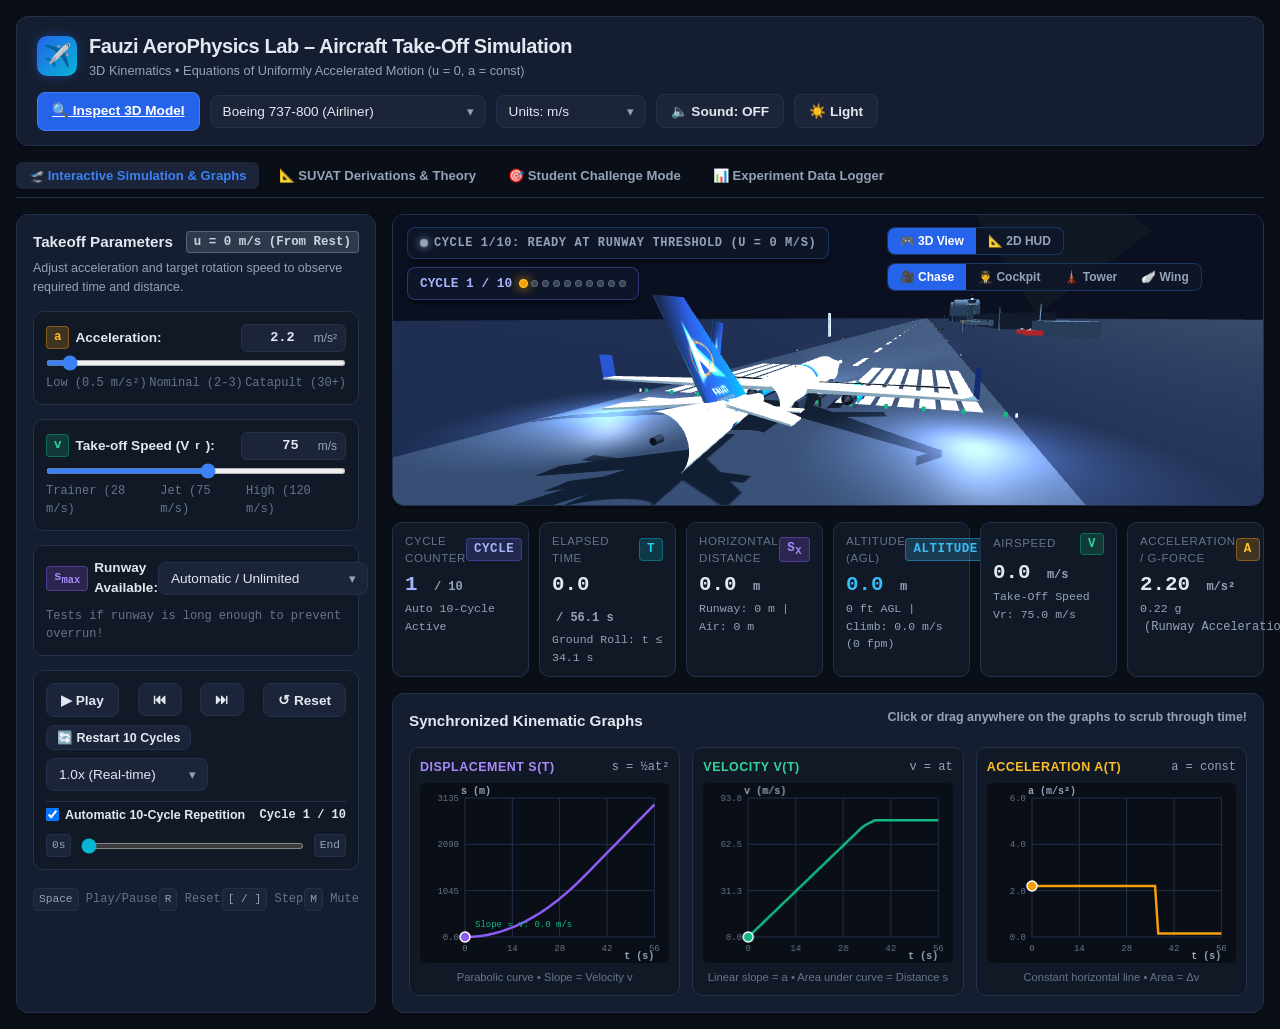
<file: index.html>
<!DOCTYPE html>
<html lang="en">
<head>
  <meta charset="UTF-8">
  <meta name="viewport" content="width=device-width, initial-scale=1.0">
  <title>Fauzi AeroPhysics Lab – Aircraft Take-Off Simulation</title>
  <link rel="stylesheet" href="style.css">
</head>
<body data-theme="dark">
  <div class="app-container">
    
    <!-- Top Header -->
    <header class="app-header">
      <div class="brand">
        <div class="brand-icon">✈️</div>
        <div>
          <h1>Fauzi AeroPhysics Lab – Aircraft Take-Off Simulation</h1>
          <p>3D Kinematics &bull; Equations of Uniformly Accelerated Motion (u = 0, a = const)</p>
        </div>
      </div>

      <div class="header-actions">
        <!-- 3D Aircraft Model Inspector Button -->
        <a href="aircraft_model_viewer.html" class="btn btn-primary" title="Open 360° 3D Aircraft Model Showcase">
          🔍 Inspect 3D Model
        </a>

        <!-- Aircraft Preset Selector -->
        <div class="select-wrapper">
          <select id="preset-select" aria-label="Select Aircraft Preset">
            <option value="cessna">Cessna 172 Skyhawk (Light Trainer)</option>
            <option value="atr72">ATR 72 Turboprop (Regional)</option>
            <option value="b737" selected>Boeing 737-800 (Airliner)</option>
            <option value="a380">Airbus A380-800 (Heavy Superjumbo)</option>
            <option value="f16">F-16 Falcon (Afterburner)</option>
            <option value="catapult">Carrier Steam Catapult Launch</option>
            <option value="custom">-- Custom Parameters --</option>
          </select>
        </div>

        <!-- Unit Toggle -->
        <div class="select-wrapper">
          <select id="unit-select" aria-label="Select Velocity Unit">
            <option value="ms" selected>Units: m/s</option>
            <option value="kmh">Units: km/h</option>
            <option value="kts">Units: Knots (kts)</option>
          </select>
        </div>

        <!-- Sound & Theme Controls -->
        <button id="btn-sound" class="btn" title="Toggle audio synthesizer (M)">🔈 Sound: OFF</button>
        <button id="btn-theme" class="btn" title="Toggle Light/Dark Theme">☀️ Light</button>
      </div>
    </header>

    <!-- Navigation Tabs -->
    <nav class="tabs-header" aria-label="Simulation Views">
      <button class="tab-btn active" data-tab="tab-sim">🛫 Interactive Simulation & Graphs</button>
      <button class="tab-btn" data-tab="tab-equations">📐 SUVAT Derivations & Theory</button>
      <button class="tab-btn" data-tab="tab-quiz">🎯 Student Challenge Mode</button>
      <button class="tab-btn" data-tab="tab-data">📊 Experiment Data Logger</button>
    </nav>

    <!-- TAB 1: Main Simulation & Graphs -->
    <main id="tab-sim" class="tab-content active">
      <div class="main-grid">
        
        <!-- Left Column: Controls & Parameters -->
        <aside class="card" aria-label="Physics Controls">
          <div class="card-title">
            <span>Takeoff Parameters</span>
            <span class="var-badge badge-u">u = 0 m/s (From Rest)</span>
          </div>
          <p class="card-subtitle">Adjust acceleration and target rotation speed to observe required time and distance.</p>

          <!-- Acceleration Control (a) -->
          <div class="control-group">
            <div class="control-header">
              <label for="slider-a" class="control-label">
                <span class="var-badge badge-a">a</span> Acceleration:
              </label>
              <div class="num-input-wrap">
                <input type="number" id="input-a" min="0.2" max="35.0" step="0.1" value="2.2" aria-label="Acceleration value">
                <span class="num-unit">m/s²</span>
              </div>
            </div>
            <div class="control-input-row">
              <input type="range" id="slider-a" class="slider-input" min="0.2" max="35.0" step="0.1" value="2.2">
            </div>
            <div class="control-meta">
              <span>Low (0.5 m/s²)</span>
              <span>Nominal (2-3)</span>
              <span>Catapult (30+)</span>
            </div>
          </div>

          <!-- Target Velocity Control (v) -->
          <div class="control-group">
            <div class="control-header">
              <label for="slider-v" class="control-label">
                <span class="var-badge badge-v">v</span> Take-off Speed (V<sub>r</sub>):
              </label>
              <div class="num-input-wrap">
                <input type="number" id="input-v" min="10" max="130" step="1" value="75" aria-label="Target Velocity value">
                <span class="num-unit">m/s</span>
              </div>
            </div>
            <div class="control-input-row">
              <input type="range" id="slider-v" class="slider-input" min="10" max="130" step="1" value="75">
            </div>
            <div class="control-meta">
              <span>Trainer (28 m/s)</span>
              <span>Jet (75 m/s)</span>
              <span>High (120 m/s)</span>
            </div>
          </div>

          <!-- Runway Length Limit (Safety Factor) -->
          <div class="control-group">
            <div class="control-header">
              <label for="runway-limit-select" class="control-label">
                <span class="var-badge badge-s">s<sub>max</sub></span> Runway Available:
              </label>
              <div class="select-wrapper">
                <select id="runway-limit-select" aria-label="Select Runway Limit">
                  <option value="0" selected>Automatic / Unlimited</option>
                  <option value="800">Short Runway (800 m)</option>
                  <option value="1500">Medium Runway (1,500 m)</option>
                  <option value="2500">Long Runway (2,500 m)</option>
                  <option value="4000">Major Hub (4,000 m)</option>
                </select>
              </div>
            </div>
            <div class="control-meta">
              <span>Tests if runway is long enough to prevent overrun!</span>
            </div>
          </div>

          <!-- Simulation Playback Bar -->
          <div class="playback-bar">
            <div class="playback-buttons">
              <button id="btn-play" class="btn btn-primary" title="Play or Pause Simulation (Space)">▶ Play</button>
              <button id="btn-step-back" class="btn btn-icon" title="Step Back 0.2s ([)">⏮</button>
              <button id="btn-step-fwd" class="btn btn-icon" title="Step Forward 0.2s (])">⏭</button>
              <button id="btn-reset" class="btn" title="Reset Current Cycle to Start (R)">↺ Reset</button>
              <button id="btn-restart-cycles" class="btn btn-sm" title="Restart 10-Cycle Experiment from Cycle 1">🔄 Restart 10 Cycles</button>
              
              <div class="select-wrapper">
                <select id="speed-select" aria-label="Playback Speed">
                  <option value="0.25">0.25x (Super Slow)</option>
                  <option value="0.5">0.5x (Slow-Mo)</option>
                  <option value="1.0" selected>1.0x (Real-time)</option>
                  <option value="2.0">2.0x (Fast)</option>
                  <option value="4.0">4.0x (Super Fast)</option>
                </select>
              </div>
            </div>

            <!-- Auto-Repeat 10 Cycles Toggle -->
            <div style="display: flex; align-items: center; justify-content: space-between; padding-top: 4px; border-top: 1px solid var(--border-color);">
              <label style="display: flex; align-items: center; gap: 6px; font-size: 0.78rem; font-weight: 600; cursor: pointer;">
                <input type="checkbox" id="check-auto-repeat" checked>
                <span>Automatic 10-Cycle Repetition</span>
              </label>
              <span id="cycle-status-label" style="font-size: 0.75rem; font-family: var(--font-mono); color: var(--accent-cyan); font-weight: 700;">Cycle 1 / 10</span>
            </div>

            <div class="playback-scrubber">
              <span class="kbd-hint">0s</span>
              <input type="range" id="sim-scrubber" class="slider-input scrubber-slider" min="0" max="1000" value="0" aria-label="Timeline Scrubber">
              <span class="kbd-hint">End</span>
            </div>
          </div>

          <!-- Quick Keyboard Legend -->
          <div class="control-meta" style="margin-top: 4px;">
            <span><span class="kbd-hint">Space</span> Play/Pause</span>
            <span><span class="kbd-hint">R</span> Reset</span>
            <span><span class="kbd-hint">[ / ]</span> Step</span>
            <span><span class="kbd-hint">M</span> Mute</span>
          </div>
        </aside>

        <!-- Right Column: Visual Simulation Stage & Telemetry -->
        <section style="display: flex; flex-direction: column; gap: 16px;">
          
          <!-- Simulation Canvas Card -->
          <div class="card sim-stage-card">
            
            <!-- Floating Heads-Up Display (HUD) -->
            <div class="sim-hud-top">
              <div style="display: flex; gap: 8px; align-items: center; flex-wrap: wrap;">
                <!-- Flight Status Pill -->
                <div class="hud-pill">
                  <div id="hud-status-badge" class="hud-status ready">
                    <span class="status-dot"></span>
                    <span id="hud-status-text">Stationary at Runway Threshold</span>
                  </div>
                </div>

                <!-- Cycle Counter Pill & Dots -->
                <div class="hud-cycle-pill">
                  <span id="hud-cycle-text" style="font-weight: 700; color: #a5b4fc;">CYCLE 1 / 10</span>
                  <div id="cycle-dots-container" class="cycle-dots-wrap">
                    <span class="cycle-dot active" title="Cycle 1"></span>
                    <span class="cycle-dot" title="Cycle 2"></span>
                    <span class="cycle-dot" title="Cycle 3"></span>
                    <span class="cycle-dot" title="Cycle 4"></span>
                    <span class="cycle-dot" title="Cycle 5"></span>
                    <span class="cycle-dot" title="Cycle 6"></span>
                    <span class="cycle-dot" title="Cycle 7"></span>
                    <span class="cycle-dot" title="Cycle 8"></span>
                    <span class="cycle-dot" title="Cycle 9"></span>
                    <span class="cycle-dot" title="Cycle 10"></span>
                  </div>
                </div>
              </div>

              <!-- View Mode & Camera Toggles -->
              <div style="display: flex; gap: 8px; pointer-events: auto; flex-wrap: wrap;">
                <!-- 3D vs 2D Toggle -->
                <div class="camera-toggles">
                  <button id="btn-view-3d" class="cam-btn active" title="Switch to 3D Photorealistic Simulation">🎮 3D View</button>
                  <button id="btn-view-2d" class="cam-btn" title="Switch to 2D Technical Schematic">📐 2D HUD</button>
                </div>

                <!-- 3D Camera Angles -->
                <div id="cam-controls-3d" class="camera-toggles">
                  <button id="cam-chase-3d" class="cam-btn active" title="Third-person Chase Cam">🎥 Chase</button>
                  <button id="cam-cockpit-3d" class="cam-btn" title="Pilot Cockpit Point of View">👨‍✈️ Cockpit</button>
                  <button id="cam-tower-3d" class="cam-btn" title="Runway Control Tower Cam">🗼 Tower</button>
                  <button id="cam-wing-3d" class="cam-btn" title="Wing & Engine View">🪽 Wing</button>
                </div>

                <!-- 2D Camera Angles (hidden when in 3D) -->
                <div id="cam-controls-2d" class="camera-toggles" style="display: none;">
                  <button id="cam-chase" class="cam-btn active" title="Follow Aircraft Smoothly">🎥 Follow Cam</button>
                  <button id="cam-pano" class="cam-btn" title="Bird's Eye Entire Runway View">🔭 Panoramic View</button>
                </div>
              </div>
            </div>

            <!-- 10-Cycle Completion Celebratory Banner Modal -->
            <div id="cycle-completion-modal" class="cycle-completion-modal">
              <div style="font-size: 2.2rem;">🎉</div>
              <h3 style="font-size: 1.15rem; font-weight: 700; color: #10b981;">All 10 Take-Off Cycles Completed!</h3>
              <p style="font-size: 0.82rem; color: #cbd5e1; line-height: 1.5;">
                The aeroplane has successfully demonstrated 10 full cycles of constant acceleration along the runway followed by extended climb-out to altitude.
              </p>
              <div id="completion-summary" style="background: rgba(0,0,0,0.4); border: 1px solid var(--border-color); border-radius: 8px; padding: 10px; font-family: var(--font-mono); font-size: 0.78rem; text-align: left;">
                <div>&bull; Cycles Completed: <strong style="color: #10b981;">10 / 10</strong></div>
                <div>&bull; Total Runway Ground Rolls: <strong id="summary-runways">12.78 km</strong></div>
                <div>&bull; Peak Altitude Achieved: <strong id="summary-alt">245 m (804 ft)</strong></div>
              </div>
              <button id="btn-modal-restart" class="btn btn-primary" style="justify-content: center; font-weight: 700; margin-top: 4px;">
                🔄 Restart 10-Cycle Experiment
              </button>
            </div>

            <!-- Canvas Viewports -->
            <canvas id="sim-canvas-3d" class="sim-canvas"></canvas>
            <canvas id="sim-canvas" class="sim-canvas" style="display: none;"></canvas>
          </div>

          <!-- Telemetry Metrics Dashboard (Synchronized 6-Card Grid) -->
          <div class="telemetry-grid">
            
            <!-- Card 1: Cycle Counter -->
            <div class="telemetry-card">
              <div class="telemetry-title">
                <span>Cycle Counter</span>
                <span class="var-badge badge-cycle">Cycle</span>
              </div>
              <div id="metric-cycle" class="telemetry-val" style="color: #a5b4fc;">1 <span class="num-unit">/ 10</span></div>
              <div id="metric-cycle-sub" class="telemetry-sub">Auto 10-Cycle Mode</div>
            </div>

            <!-- Card 2: Elapsed Time -->
            <div class="telemetry-card">
              <div class="telemetry-title">
                <span>Elapsed Time</span>
                <span class="var-badge badge-t">t</span>
              </div>
              <div id="metric-time" class="telemetry-val">0.0 <span class="num-unit">/ 34.1 s</span></div>
              <div id="metric-time-sub" class="telemetry-sub">Runway: t = v / a</div>
            </div>

            <!-- Card 3: Horizontal Distance -->
            <div class="telemetry-card">
              <div class="telemetry-title">
                <span>Horizontal Distance</span>
                <span class="var-badge badge-s">s<sub>x</sub></span>
              </div>
              <div id="metric-dist" class="telemetry-val">0.0 <span class="num-unit">m</span></div>
              <div id="metric-dist-sub" class="telemetry-sub">Runway: 1,278 m | Air: 0 m</div>
            </div>

            <!-- Card 4: Altitude (Height Above Ground) -->
            <div class="telemetry-card">
              <div class="telemetry-title">
                <span>Altitude (AGL)</span>
                <span class="var-badge badge-h">Altitude</span>
              </div>
              <div id="metric-alt" class="telemetry-val" style="color: #38bdf8;">0.0 <span class="num-unit">m</span></div>
              <div id="metric-alt-sub" class="telemetry-sub">0 ft | Climb: 0.0 m/s</div>
            </div>

            <!-- Card 5: Airspeed / Velocity -->
            <div class="telemetry-card">
              <div class="telemetry-title">
                <span>Airspeed</span>
                <span class="var-badge badge-v">v</span>
              </div>
              <div id="metric-speed" class="telemetry-val">0.0 <span class="num-unit">m/s</span></div>
              <div id="metric-speed-sub" class="telemetry-sub">Rotation Vr: 75.0 m/s</div>
            </div>

            <!-- Card 6: Acceleration & G-Force -->
            <div class="telemetry-card">
              <div class="telemetry-title">
                <span>Acceleration / G-Force</span>
                <span class="var-badge badge-a">a</span>
              </div>
              <div id="metric-accel" class="telemetry-val">2.20 <span class="num-unit">m/s²</span></div>
              <div id="metric-gforce" class="telemetry-sub">0.22 g forward</div>
            </div>

          </div>

          <!-- Synchronized Kinematic Graphs -->
          <div class="card">
            <div class="card-title">
              <span>Synchronized Kinematic Graphs</span>
              <span class="card-subtitle">Click or drag anywhere on the graphs to scrub through time!</span>
            </div>

            <div class="graphs-grid">
              <!-- Displacement vs Time (s-t) -->
              <div class="graph-box">
                <div class="graph-header">
                  <span class="graph-title" style="color: #a78bfa;">Displacement s(t)</span>
                  <span class="graph-formula">s = &frac12;at²</span>
                </div>
                <canvas id="graph-s" class="graph-canvas"></canvas>
                <div class="graph-annotation">Parabolic curve &bull; Slope = Velocity v</div>
              </div>

              <!-- Velocity vs Time (v-t) -->
              <div class="graph-box">
                <div class="graph-header">
                  <span class="graph-title" style="color: #34d399;">Velocity v(t)</span>
                  <span class="graph-formula">v = at</span>
                </div>
                <canvas id="graph-v" class="graph-canvas"></canvas>
                <div class="graph-annotation">Linear slope = a &bull; Area under curve = Distance s</div>
              </div>

              <!-- Acceleration vs Time (a-t) -->
              <div class="graph-box">
                <div class="graph-header">
                  <span class="graph-title" style="color: #fbbf24;">Acceleration a(t)</span>
                  <span class="graph-formula">a = const</span>
                </div>
                <canvas id="graph-a" class="graph-canvas"></canvas>
                <div class="graph-annotation">Constant horizontal line &bull; Area = &Delta;v</div>
              </div>
            </div>
          </div>

        </section>
      </div>
    </main>

    <!-- TAB 2: Equations & Theoretical Derivations -->
    <section id="tab-equations" class="tab-content card">
      <div class="card-title">
        <span>Equations of Uniformly Accelerated Motion (SUVAT)</span>
        <span class="card-subtitle">Live numbers dynamically substituted from your current simulation parameters</span>
      </div>

      <div class="equations-grid">
        
        <!-- Equation 1: Time -->
        <div class="eq-card">
          <div class="eq-name">1. Velocity-Time Relation (Finding Takeoff Time t)</div>
          <div class="eq-formula">v = u + at &implies; t = &frac{v - u}{a}</div>
          <p style="font-size: 0.8rem; color: var(--text-muted); margin-bottom: 8px;">
            Starting from rest (<span class="var-badge badge-u">u = 0</span>), required takeoff time is directly proportional to target speed and inversely proportional to acceleration:
          </p>
          <div id="eq-subst-time" class="eq-subst">
            t = (75.0 - 0) / 2.2 = 34.09 s
          </div>
        </div>

        <!-- Equation 2: Distance from Time -->
        <div class="eq-card">
          <div class="eq-name">2. Position-Time Relation (Runway Distance s)</div>
          <div class="eq-formula">s = ut + &frac12;at² &implies; s = &frac12;at²</div>
          <p style="font-size: 0.8rem; color: var(--text-muted); margin-bottom: 8px;">
            Because the aeroplane starts from rest, distance is quadratic with time. If time doubles, distance quadruples:
          </p>
          <div id="eq-subst-dist1" class="eq-subst">
            s = 0 + &frac12;(2.2)(34.09)² = 1,278.4 m
          </div>
        </div>

        <!-- Equation 3: Distance from Velocity Squared (Torricelli) -->
        <div class="eq-card">
          <div class="eq-name">3. Torricelli's Equation (Independent of Time)</div>
          <div class="eq-formula">v² = u² + 2as &implies; s = &frac{v² - u²}{2a} = &frac{v²}{2a}</div>
          <p style="font-size: 0.8rem; color: var(--text-muted); margin-bottom: 8px;">
            Crucial engineering formula: Doubling takeoff speed requires <strong>4&times;</strong> the runway distance at the same engine acceleration!
          </p>
          <div id="eq-subst-dist2" class="eq-subst">
            s = (75.0)² / (2 &times; 2.2) = 1,278.4 m
          </div>
        </div>

        <!-- Equation 4: Average Speed Formulation -->
        <div class="eq-card">
          <div class="eq-name">4. Average Velocity & Geometric Meaning</div>
          <div class="eq-formula">v<sub>avg</sub> = &frac{u + v}{2} = &frac{v}{2}, &emsp; s = v<sub>avg</sub> &times; t</div>
          <p style="font-size: 0.8rem; color: var(--text-muted); margin-bottom: 8px;">
            In linear acceleration, average velocity is exactly half of the final takeoff speed. Distance corresponds directly to the triangular area under the v-t graph:
          </p>
          <div id="eq-subst-avg" class="eq-subst">
            v_avg = 37.5 m/s &implies; s = 37.5 &times; 34.09 = 1,278.4 m
          </div>
        </div>

      </div>

      <!-- Real-world Aviation Context Note -->
      <div style="background: var(--bg-secondary); border: 1px solid var(--border-color); border-radius: 10px; padding: 14px; margin-top: 10px;">
        <h3 style="font-size: 0.9rem; font-weight: 700; margin-bottom: 6px;">✈️ Aeronautical Engineering Context: V<sub>1</sub>, V<sub>r</sub>, and V<sub>2</sub></h3>
        <p style="font-size: 0.82rem; color: var(--text-muted); line-height: 1.6;">
          In real commercial aviation, three critical speeds govern takeoff along a runway:
          <br>&bull; <strong>V<sub>1</sub> (Decision Speed):</strong> The maximum speed at which the pilots can abort the takeoff and safely stop on the remaining runway.
          <br>&bull; <strong>V<sub>r</sub> (Rotation Speed):</strong> The target velocity modeled in this simulator where the pilot pulls back on the control column to pitch the nose up.
          <br>&bull; <strong>V<sub>2</sub> (Takeoff Safety Speed):</strong> The minimum climb speed that ensures obstacle clearance even if one engine fails after liftoff.
        </p>
      </div>
    </section>

    <!-- TAB 3: Student Challenge Mode -->
    <section id="tab-quiz" class="tab-content card">
      <div class="card-title">
        <span>Student Kinematics Challenge</span>
        <span class="card-subtitle">Solve the physics problem with SUVAT formulas, then launch the simulation to verify!</span>
      </div>

      <div class="quiz-card">
        <p id="quiz-prompt" class="quiz-prompt">Loading problem...</p>

        <div class="quiz-inputs">
          <label for="quiz-input" style="font-size: 0.85rem; font-weight: 600;">Your Calculated Value:</label>
          <div class="num-input-wrap" style="width: 140px;">
            <input type="number" id="quiz-input" step="0.1" placeholder="Enter value">
            <span id="quiz-unit" class="num-unit">s</span>
          </div>
          <button id="btn-quiz-check" class="btn btn-primary">Check Answer</button>
          <button id="btn-quiz-load" class="btn btn-success" title="Put these values into the simulator">Load into Simulator 🛫</button>
          <button id="btn-quiz-next" class="btn">Next Problem ➔</button>
        </div>

        <div id="quiz-feedback" class="quiz-feedback"></div>
      </div>
    </section>

    <!-- TAB 4: Data Logger & CSV Export -->
    <section id="tab-data" class="tab-content card">
      <div class="card-title">
        <span>Simulation Run History & Lab Report Data</span>
        <div style="display: flex; gap: 8px;">
          <button id="btn-log-run" class="btn btn-primary btn-sm">+ Log Current Run</button>
          <button id="btn-export-csv" class="btn btn-success btn-sm">Export CSV</button>
          <button id="btn-clear-log" class="btn btn-danger btn-sm">Clear History</button>
        </div>
      </div>

      <p class="card-subtitle">Record multiple test configurations with varying acceleration and takeoff velocity for scientific analysis and physics lab reports.</p>

      <div class="data-table-wrap">
        <table id="data-table" class="data-table">
          <thead>
            <tr>
              <th>Run</th>
              <th>Configuration</th>
              <th>Acceleration a (m/s²)</th>
              <th>Takeoff Speed v (m/s)</th>
              <th>Time t (s)</th>
              <th>Distance s (m)</th>
              <th>G-Force (g)</th>
            </tr>
          </thead>
          <tbody>
            <!-- Populated via JS -->
          </tbody>
        </table>
      </div>
    </section>

    <!-- App Footer -->
  </div>

  <script src="three.min.js"></script>
  <script src="aeroplane3d.js"></script>
  <script src="sim.js"></script>
</body>
</html>
</file>
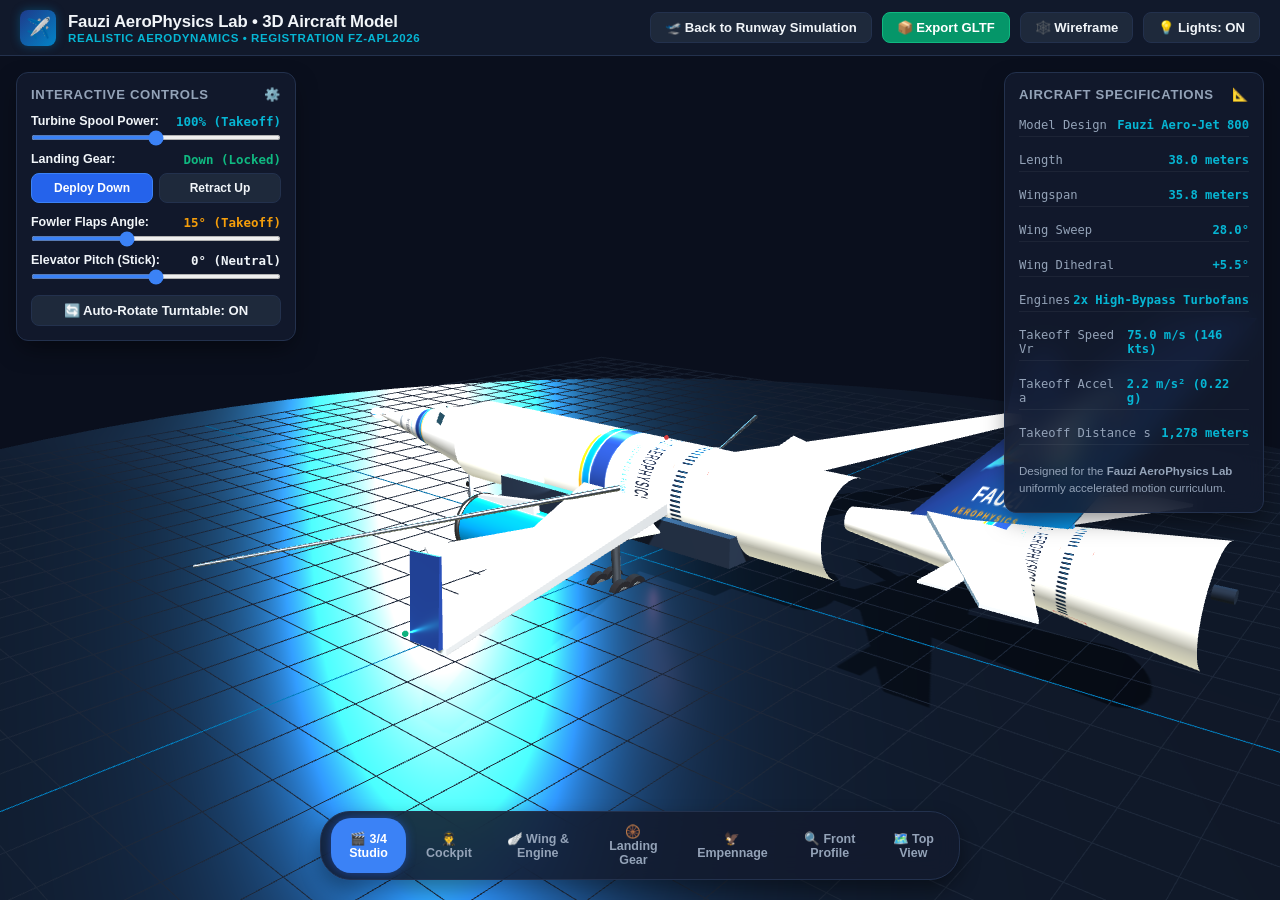
<file: aircraft_model_viewer.html>
<!DOCTYPE html>
<html lang="en">
<head>
  <meta charset="UTF-8">
  <meta name="viewport" content="width=device-width, initial-scale=1.0">
  <title>Fauzi AeroPhysics Lab - 3D Aeroplane Model Showcase</title>
  <style>
    :root {
      --bg: #090d16;
      --card: #131b2e;
      --border: #23314d;
      --text: #f1f5f9;
      --text-muted: #94a3b8;
      --accent-blue: #3b82f6;
      --accent-cyan: #06b6d4;
      --accent-amber: #f59e0b;
    }

    * { box-sizing: border-box; margin: 0; padding: 0; }
    body {
      font-family: -apple-system, BlinkMacSystemFont, "Segoe UI", Roboto, sans-serif;
      background: var(--bg);
      color: var(--text);
      overflow: hidden;
      height: 100vh;
      display: flex;
      flex-direction: column;
    }

    /* Top Bar */
    .top-bar {
      height: 56px;
      background: rgba(19, 27, 46, 0.9);
      backdrop-filter: blur(10px);
      border-bottom: 1px solid var(--border);
      display: flex;
      align-items: center;
      justify-content: space-between;
      padding: 0 20px;
      z-index: 20;
    }

    .brand {
      display: flex;
      align-items: center;
      gap: 12px;
    }

    .brand-logo {
      width: 36px;
      height: 36px;
      background: linear-gradient(135deg, #1e3a8a, #0284c7);
      border-radius: 8px;
      display: flex;
      align-items: center;
      justify-content: center;
      font-size: 20px;
      box-shadow: 0 0 10px rgba(2, 132, 199, 0.4);
    }

    .brand-title {
      font-size: 1.05rem;
      font-weight: 700;
      letter-spacing: -0.01em;
    }

    .brand-sub {
      font-size: 0.72rem;
      color: var(--accent-cyan);
      letter-spacing: 0.05em;
      text-transform: uppercase;
      font-weight: 600;
    }

    .top-actions {
      display: flex;
      align-items: center;
      gap: 10px;
    }

    .btn {
      display: inline-flex;
      align-items: center;
      gap: 6px;
      padding: 7px 14px;
      font-size: 0.82rem;
      font-weight: 600;
      border-radius: 8px;
      border: 1px solid var(--border);
      background: #1e293b;
      color: var(--text);
      cursor: pointer;
      transition: all 0.15s ease;
      text-decoration: none;
    }

    .btn:hover {
      background: #334155;
      border-color: var(--accent-blue);
      transform: translateY(-1px);
    }

    .btn-primary {
      background: #2563eb;
      border-color: #3b82f6;
      color: #ffffff;
    }

    .btn-primary:hover {
      background: #1d4ed8;
      box-shadow: 0 0 12px rgba(37, 99, 235, 0.4);
    }

    .btn-success {
      background: #059669;
      border-color: #10b981;
      color: #ffffff;
    }

    .btn-success:hover {
      background: #047857;
    }

    /* Main 3D Viewport */
    #viewport-container {
      flex: 1;
      position: relative;
      width: 100%;
      height: calc(100vh - 56px);
    }

    #webgl-canvas {
      width: 100%;
      height: 100%;
      display: block;
    }

    /* Floating Control Sidebars */
    .floating-panel {
      position: absolute;
      background: rgba(19, 27, 46, 0.88);
      backdrop-filter: blur(12px);
      border: 1px solid var(--border);
      border-radius: 12px;
      padding: 14px;
      z-index: 10;
      box-shadow: 0 10px 25px -5px rgba(0, 0, 0, 0.5);
    }

    .panel-left {
      top: 16px;
      left: 16px;
      width: 280px;
      display: flex;
      flex-direction: column;
      gap: 12px;
    }

    .panel-right {
      top: 16px;
      right: 16px;
      width: 260px;
      display: flex;
      flex-direction: column;
      gap: 12px;
    }

    .panel-title {
      font-size: 0.82rem;
      font-weight: 700;
      text-transform: uppercase;
      letter-spacing: 0.05em;
      color: var(--text-muted);
      display: flex;
      align-items: center;
      justify-content: space-between;
    }

    .control-row {
      display: flex;
      flex-direction: column;
      gap: 6px;
    }

    .control-label {
      font-size: 0.78rem;
      font-weight: 600;
      display: flex;
      justify-content: space-between;
      color: var(--text);
    }

    .slider-input {
      width: 100%;
      height: 5px;
      border-radius: 3px;
      background: #334155;
      outline: none;
      accent-color: var(--accent-blue);
      cursor: pointer;
    }

    .btn-grid {
      display: grid;
      grid-template-columns: repeat(2, 1fr);
      gap: 6px;
    }

    .spec-item {
      display: flex;
      justify-content: space-between;
      font-size: 0.76rem;
      padding: 4px 0;
      border-bottom: 1px solid rgba(255, 255, 255, 0.05);
      font-family: monospace;
    }

    .spec-label {
      color: var(--text-muted);
    }

    .spec-val {
      font-weight: 700;
      color: var(--accent-cyan);
    }

    /* Bottom Quick-Camera Bar */
    .camera-bar {
      position: absolute;
      bottom: 20px;
      left: 50%;
      transform: translateX(-50%);
      background: rgba(19, 27, 46, 0.88);
      backdrop-filter: blur(12px);
      border: 1px solid var(--border);
      border-radius: 30px;
      padding: 6px 10px;
      display: flex;
      gap: 6px;
      z-index: 10;
      box-shadow: 0 10px 20px rgba(0,0,0,0.4);
    }

    .cam-pill {
      background: transparent;
      border: none;
      color: var(--text-muted);
      padding: 6px 14px;
      font-size: 0.78rem;
      font-weight: 600;
      border-radius: 20px;
      cursor: pointer;
      transition: all 0.15s ease;
    }

    .cam-pill:hover {
      background: rgba(255, 255, 255, 0.08);
      color: var(--text);
    }

    .cam-pill.active {
      background: var(--accent-blue);
      color: #ffffff;
      box-shadow: 0 0 10px rgba(37, 99, 235, 0.5);
    }

    /* Loading Overlay */
    #loading {
      position: absolute;
      inset: 0;
      background: #090d16;
      display: flex;
      flex-direction: column;
      align-items: center;
      justify-content: center;
      gap: 16px;
      z-index: 100;
      transition: opacity 0.5s ease;
    }

    .spinner {
      width: 48px;
      height: 48px;
      border: 4px solid #1e293b;
      border-top-color: var(--accent-cyan);
      border-radius: 50%;
      animation: spin 1s linear infinite;
    }

    @keyframes spin {
      to { transform: rotate(360deg); }
    }
  </style>
</head>
<body>

  <!-- Loading Splash Screen -->
  <div id="loading">
    <div class="spinner"></div>
    <div style="font-weight: 700; font-size: 1.1rem; letter-spacing: 0.05em;">FAUZI AEROPHYSICS LAB</div>
    <div style="font-size: 0.82rem; color: #94a3b8;">Generating High-Precision 3D Aeroplane Model...</div>
  </div>

  <!-- Top Navigation Bar -->
  <header class="top-bar">
    <div class="brand">
      <div class="brand-logo">✈️</div>
      <div>
        <div class="brand-title">Fauzi AeroPhysics Lab &bull; 3D Aircraft Model</div>
        <div class="brand-sub">Realistic Aerodynamics &bull; Registration FZ-APL2026</div>
      </div>
    </div>

    <div class="top-actions">
      <a href="index.html" class="btn" title="Back to Physics Simulation">🛫 Back to Runway Simulation</a>
      <button id="btn-export-gltf" class="btn btn-success" title="Download 3D Model in GLTF format for Blender / Unity">📦 Export GLTF</button>
      <button id="btn-wireframe" class="btn">🕸️ Wireframe</button>
      <button id="btn-lights" class="btn">💡 Lights: ON</button>
    </div>
  </header>

  <!-- 3D Viewport -->
  <div id="viewport-container">
    <canvas id="webgl-canvas"></canvas>

    <!-- Left Controls Panel -->
    <div class="floating-panel panel-left">
      <div class="panel-title">
        <span>Interactive Controls</span>
        <span>⚙️</span>
      </div>

      <!-- Engine Turbines -->
      <div class="control-row">
        <div class="control-label">
          <span>Turbine Spool Power:</span>
          <span id="turbine-val" style="color: var(--accent-cyan); font-family: monospace;">100% (Takeoff)</span>
        </div>
        <input type="range" id="slider-turbine" class="slider-input" min="0" max="200" value="100">
      </div>

      <!-- Landing Gear Retraction -->
      <div class="control-row">
        <div class="control-label">
          <span>Landing Gear:</span>
          <span id="gear-val" style="color: #10b981; font-family: monospace;">Down (Locked)</span>
        </div>
        <div class="btn-grid">
          <button id="btn-gear-down" class="btn btn-primary" style="font-size: 0.75rem; justify-content: center;">Deploy Down</button>
          <button id="btn-gear-up" class="btn" style="font-size: 0.75rem; justify-content: center;">Retract Up</button>
        </div>
      </div>

      <!-- Takeoff Flaps -->
      <div class="control-row">
        <div class="control-label">
          <span>Fowler Flaps Angle:</span>
          <span id="flaps-val" style="color: var(--accent-amber); font-family: monospace;">15° (Takeoff)</span>
        </div>
        <input type="range" id="slider-flaps" class="slider-input" min="0" max="40" value="15">
      </div>

      <!-- Elevators Pitch -->
      <div class="control-row">
        <div class="control-label">
          <span>Elevator Pitch (Stick):</span>
          <span id="pitch-val" style="font-family: monospace;">0° (Neutral)</span>
        </div>
        <input type="range" id="slider-pitch" class="slider-input" min="-20" max="20" value="0">
      </div>

      <!-- Auto Rotate Turntable -->
      <div class="control-row" style="margin-top: 4px;">
        <button id="btn-turntable" class="btn" style="width: 100%; justify-content: center;">🔄 Auto-Rotate Turntable: ON</button>
      </div>
    </div>

    <!-- Right Aircraft Specs Panel -->
    <div class="floating-panel panel-right">
      <div class="panel-title">
        <span>Aircraft Specifications</span>
        <span>📐</span>
      </div>

      <div class="spec-item">
        <span class="spec-label">Model Design</span>
        <span class="spec-val">Fauzi Aero-Jet 800</span>
      </div>
      <div class="spec-item">
        <span class="spec-label">Length</span>
        <span class="spec-val">38.0 meters</span>
      </div>
      <div class="spec-item">
        <span class="spec-label">Wingspan</span>
        <span class="spec-val">35.8 meters</span>
      </div>
      <div class="spec-item">
        <span class="spec-label">Wing Sweep</span>
        <span class="spec-val">28.0°</span>
      </div>
      <div class="spec-item">
        <span class="spec-label">Wing Dihedral</span>
        <span class="spec-val">+5.5°</span>
      </div>
      <div class="spec-item">
        <span class="spec-label">Engines</span>
        <span class="spec-val">2x High-Bypass Turbofans</span>
      </div>
      <div class="spec-item">
        <span class="spec-label">Takeoff Speed Vr</span>
        <span class="spec-val">75.0 m/s (146 kts)</span>
      </div>
      <div class="spec-item">
        <span class="spec-label">Takeoff Accel a</span>
        <span class="spec-val">2.2 m/s² (0.22 g)</span>
      </div>
      <div class="spec-item">
        <span class="spec-label">Takeoff Distance s</span>
        <span class="spec-val">1,278 meters</span>
      </div>

      <div style="font-size: 0.72rem; color: var(--text-muted); line-height: 1.5; margin-top: 6px;">
        Designed for the <strong>Fauzi AeroPhysics Lab</strong> uniformly accelerated motion curriculum.
      </div>
    </div>

    <!-- Bottom Camera Selection Bar -->
    <nav class="camera-bar">
      <button class="cam-pill active" data-cam="perspective">🎬 3/4 Studio</button>
      <button class="cam-pill" data-cam="cockpit">👨‍✈️ Cockpit</button>
      <button class="cam-pill" data-cam="wing">🪽 Wing & Engine</button>
      <button class="cam-pill" data-cam="gear">🛞 Landing Gear</button>
      <button class="cam-pill" data-cam="tail">🦅 Empennage</button>
      <button class="cam-pill" data-cam="front">🔍 Front Profile</button>
      <button class="cam-pill" data-cam="top">🗺️ Top View</button>
    </nav>
  </div>

  <!-- Three.js and Dependencies -->
  <script src="three.min.js"></script>
  <script src="OrbitControls.js"></script>
  <script src="GLTFExporter.js"></script>
  <script src="aeroplane3d.js"></script>

  <script>
    // --- 3D Scene Initialization ---
    const container = document.getElementById('viewport-container');
    const canvas = document.getElementById('webgl-canvas');

    const scene = new THREE.Scene();
    scene.background = new THREE.Color(0x0a0f1d);
    scene.fog = new THREE.FogExp2(0x0a0f1d, 0.008);

    const camera = new THREE.PerspectiveCamera(45, window.innerWidth / (window.innerHeight - 56), 0.1, 1000);
    camera.position.set(28, 12, 32);

    const renderer = new THREE.WebGLRenderer({ canvas: canvas, antialias: true });
    renderer.setSize(window.innerWidth, window.innerHeight - 56);
    renderer.setPixelRatio(Math.min(window.devicePixelRatio, 2));
    renderer.shadowMap.enabled = true;
    renderer.shadowMap.type = THREE.PCFSoftShadowMap;

    const controls = new THREE.OrbitControls(camera, renderer.domElement);
    controls.enableDamping = true;
    controls.dampingFactor = 0.05;
    controls.maxDistance = 120;
    controls.minDistance = 3;
    controls.target.set(0, 0, 0);

    // Studio Lighting
    const ambientLight = new THREE.AmbientLight(0xffffff, 0.7);
    scene.add(ambientLight);

    const sunLight = new THREE.DirectionalLight(0xfffaed, 2.0);
    sunLight.position.set(40, 50, 30);
    sunLight.castShadow = true;
    sunLight.shadow.mapSize.width = 2048;
    sunLight.shadow.mapSize.height = 2048;
    sunLight.shadow.camera.near = 10;
    sunLight.shadow.camera.far = 150;
    const shadowDist = 30;
    sunLight.shadow.camera.left = -shadowDist;
    sunLight.shadow.camera.right = shadowDist;
    sunLight.shadow.camera.top = shadowDist;
    sunLight.shadow.camera.bottom = -shadowDist;
    scene.add(sunLight);

    // Soft Rim Light
    const rimLight = new THREE.DirectionalLight(0x38bdf8, 1.2);
    rimLight.position.set(-40, 20, -30);
    scene.add(rimLight);

    // Warm Underside Bounce Light
    const bounceLight = new THREE.DirectionalLight(0xfef08a, 0.4);
    bounceLight.position.set(0, -20, 0);
    scene.add(bounceLight);

    // Circular Studio Reflective Floor
    const floorGeom = new THREE.CylinderGeometry(45, 45, 0.2, 64);
    const floorMat = new THREE.MeshStandardMaterial({
      color: 0x111827,
      roughness: 0.35,
      metalness: 0.6
    });
    const floor = new THREE.Mesh(floorGeom, floorMat);
    floor.position.y = -3.8;
    floor.receiveShadow = true;
    scene.add(floor);

    // Runway Centerline Grid Markings on Floor
    const gridHelper = new THREE.GridHelper(80, 40, 0x0284c7, 0x1e293b);
    gridHelper.position.y = -3.68;
    scene.add(gridHelper);

    // --- Build 3D Aeroplane Model ---
    const aircraft = new AeroplaneModel3D({
      scale: 1.0,
      airlineName: 'FAUZI AEROPHYSICS LAB',
      registration: 'FZ-APL2026'
    });
    scene.add(aircraft.group);

    // Initial Gear State
    aircraft.applyGearExtension(1.0);

    // Hide Loading Screen
    setTimeout(() => {
      const loader = document.getElementById('loading');
      loader.style.opacity = '0';
      setTimeout(() => loader.style.display = 'none', 500);
    }, 400);

    // --- Camera Presets ---
    const CAM_PRESETS = {
      perspective: { pos: [28, 12, 32], target: [0, 0, 0] },
      cockpit: { pos: [16, 2.5, 3.5], target: [12.5, 1.0, 0] },
      wing: { pos: [3, 2, 14], target: [1.4, -1.5, 5.8] },
      gear: { pos: [-0.5, -2.5, 8], target: [-1.2, -2.2, 2.8] },
      tail: { pos: [-24, 7, 12], target: [-14.8, 4.6, 0] },
      front: { pos: [38, 1, 0], target: [10, 0, 0] },
      top: { pos: [0, 55, 0.1], target: [0, 0, 0] }
    };

    let targetCamPos = new THREE.Vector3(28, 12, 32);
    let targetLookAt = new THREE.Vector3(0, 0, 0);

    document.querySelectorAll('.cam-pill').forEach(btn => {
      btn.addEventListener('click', () => {
        document.querySelectorAll('.cam-pill').forEach(b => b.classList.remove('active'));
        btn.classList.add('active');

        const camKey = btn.dataset.cam;
        const preset = CAM_PRESETS[camKey];
        if (preset) {
          targetCamPos.set(...preset.pos);
          targetLookAt.set(...preset.target);
        }
      });
    });

    // --- Interactive Panel Controls ---
    let autoRotate = true;
    let turbineSpeedMultiplier = 1.0;
    let targetGearExtension = 1.0;

    const elTurbine = document.getElementById('slider-turbine');
    const elTurbineVal = document.getElementById('turbine-val');
    elTurbine.addEventListener('input', (e) => {
      const val = parseInt(e.target.value);
      turbineSpeedMultiplier = val / 100.0;
      elTurbineVal.textContent = `${val}%`;
    });

    const elFlaps = document.getElementById('slider-flaps');
    const elFlapsVal = document.getElementById('flaps-val');
    elFlaps.addEventListener('input', (e) => {
      const deg = parseInt(e.target.value);
      aircraft.flapExtension = (deg * Math.PI) / 180;
      aircraft.animatedParts.flaps.forEach(f => {
        f.rotation.z = aircraft.flapExtension;
        f.position.y = -0.3 - (deg / 40) * 0.4;
      });
      elFlapsVal.textContent = `${deg}°`;
    });

    const elPitch = document.getElementById('slider-pitch');
    const elPitchVal = document.getElementById('pitch-val');
    elPitch.addEventListener('input', (e) => {
      const deg = parseInt(e.target.value);
      aircraft.elevatorAngle = (deg * Math.PI) / 180;
      aircraft.animatedParts.elevators.forEach(el => {
        el.rotation.z = aircraft.elevatorAngle;
      });
      elPitchVal.textContent = `${deg}°`;
    });

    const elBtnGearDown = document.getElementById('btn-gear-down');
    const elBtnGearUp = document.getElementById('btn-gear-up');
    const elGearVal = document.getElementById('gear-val');

    elBtnGearDown.addEventListener('click', () => {
      targetGearExtension = 1.0;
      elBtnGearDown.className = 'btn btn-primary';
      elBtnGearUp.className = 'btn';
      elGearVal.textContent = 'Down (Locked)';
      elGearVal.style.color = '#10b981';
    });

    elBtnGearUp.addEventListener('click', () => {
      targetGearExtension = 0.0;
      elBtnGearUp.className = 'btn btn-primary';
      elBtnGearDown.className = 'btn';
      elGearVal.textContent = 'Retracted (Up)';
      elGearVal.style.color = '#06b6d4';
    });

    const elBtnTurntable = document.getElementById('btn-turntable');
    elBtnTurntable.addEventListener('click', () => {
      autoRotate = !autoRotate;
      elBtnTurntable.textContent = autoRotate ? '🔄 Auto-Rotate Turntable: ON' : '⏸️ Auto-Rotate Turntable: OFF';
      elBtnTurntable.classList.toggle('btn-primary', autoRotate);
    });

    // Wireframe Toggle
    let isWireframe = false;
    document.getElementById('btn-wireframe').addEventListener('click', () => {
      isWireframe = !isWireframe;
      aircraft.group.traverse(child => {
        if (child.isMesh && child.material) {
          child.material.wireframe = isWireframe;
        }
      });
      document.getElementById('btn-wireframe').classList.toggle('btn-primary', isWireframe);
    });

    // Lights Toggle
    let lightsOn = true;
    document.getElementById('btn-lights').addEventListener('click', () => {
      lightsOn = !lightsOn;
      aircraft.animatedParts.lights.landingLights.forEach(l => l.intensity = lightsOn ? 4.0 : 0);
      aircraft.animatedParts.lights.beacons.forEach(b => b.intensity = lightsOn ? 3.0 : 0);
      aircraft.animatedParts.lights.strobes.forEach(s => s.intensity = lightsOn ? 6.0 : 0);
      document.getElementById('btn-lights').textContent = lightsOn ? '💡 Lights: ON' : '💡 Lights: OFF';
    });

    // Export to GLTF Feature
    document.getElementById('btn-export-gltf').addEventListener('click', () => {
      if (typeof THREE.GLTFExporter === 'undefined') {
        alert('GLTFExporter is loading, please try again in a moment.');
        return;
      }
      const exporter = new THREE.GLTFExporter();
      exporter.parse(aircraft.group, (gltf) => {
        const output = JSON.stringify(gltf, null, 2);
        const blob = new Blob([output], { type: 'application/json' });
        const link = document.createElement('a');
        link.href = URL.createObjectURL(blob);
        link.download = 'Fauzi_AeroPhysics_Aircraft_3D.gltf';
        link.click();
      }, { binary: false });
    });

    // Resize Handler
    window.addEventListener('resize', () => {
      const w = window.innerWidth;
      const h = window.innerHeight - 56;
      camera.aspect = w / h;
      camera.updateProjectionMatrix();
      renderer.setSize(w, h);
    });

    // Animation Clock
    const clock = new THREE.Clock();

    function animate() {
      requestAnimationFrame(animate);
      const dt = clock.getDelta();

      // Smooth Camera Transitions
      camera.position.lerp(targetCamPos, 0.05);
      controls.target.lerp(targetLookAt, 0.05);
      controls.update();

      // Auto Turntable Rotation
      if (autoRotate) {
        aircraft.group.rotation.y += dt * 0.15;
      }

      // Smooth Gear Animation
      aircraft.gearExtension = THREE.MathUtils.lerp(aircraft.gearExtension, targetGearExtension, dt * 2.5);
      aircraft.applyGearExtension(aircraft.gearExtension);

      // Model Internal Update (Turbines, Flashing Lights)
      const simulatedSpeed = 70.0 * turbineSpeedMultiplier;
      aircraft.update(dt, simulatedSpeed, targetGearExtension < 0.5, 5.0);

      renderer.render(scene, camera);
    }

    animate();
  </script>
</body>
</html>
</file>
<file: style.css>
:root {
  --font-sans: -apple-system, BlinkMacSystemFont, "Segoe UI", Roboto, "Helvetica Neue", Arial, sans-serif;
  --font-mono: ui-monospace, SFMono-Regular, Menlo, Monaco, Consolas, "Liberation Mono", "Courier New", monospace;

  /* Theme variables - Aero Modern Dark by default */
  --bg-primary: #0a0e17;
  --bg-secondary: #121926;
  --bg-tertiary: #1b2438;
  --bg-card: #151e30;
  --bg-card-hover: #1c273e;
  
  --text-main: #e2e8f0;
  --text-muted: #94a3b8;
  --text-dim: #64748b;
  
  --border-color: #23314d;
  --border-highlight: #3b82f6;

  /* Accent Colors for SUVAT Variables */
  --accent-u: #94a3b8; /* initial velocity (slate) */
  --accent-v: #10b981; /* final velocity (emerald) */
  --accent-a: #f59e0b; /* acceleration (amber) */
  --accent-t: #06b6d4; /* time (cyan) */
  --accent-s: #8b5cf6; /* displacement (violet) */
  
  --accent-blue: #3b82f6;
  --accent-red: #ef4444;
  --accent-green: #10b981;

  --shadow-sm: 0 1px 2px 0 rgba(0, 0, 0, 0.3);
  --shadow-md: 0 4px 6px -1px rgba(0, 0, 0, 0.4), 0 2px 4px -1px rgba(0, 0, 0, 0.2);
  --shadow-lg: 0 10px 15px -3px rgba(0, 0, 0, 0.5), 0 4px 6px -2px rgba(0, 0, 0, 0.3);
  --shadow-glow: 0 0 15px rgba(59, 130, 246, 0.25);
}

[data-theme="light"] {
  --bg-primary: #f8fafc;
  --bg-secondary: #f1f5f9;
  --bg-tertiary: #e2e8f0;
  --bg-card: #ffffff;
  --bg-card-hover: #f8fafc;
  
  --text-main: #0f172a;
  --text-muted: #475569;
  --text-dim: #94a3b8;
  
  --border-color: #cbd5e1;
  --border-highlight: #2563eb;

  --shadow-sm: 0 1px 2px 0 rgba(0, 0, 0, 0.05);
  --shadow-md: 0 4px 6px -1px rgba(0, 0, 0, 0.1);
  --shadow-lg: 0 10px 15px -3px rgba(0, 0, 0, 0.1);
  --shadow-glow: 0 0 15px rgba(37, 99, 235, 0.15);
}

* {
  box-sizing: border-box;
  margin: 0;
  padding: 0;
}

body {
  font-family: var(--font-sans);
  background-color: var(--bg-primary);
  color: var(--text-main);
  line-height: 1.5;
  min-height: 100vh;
  padding: 16px;
  -webkit-font-smoothing: antialiased;
}

/* App Container */
.app-container {
  max-width: 1400px;
  margin: 0 auto;
  display: flex;
  flex-direction: column;
  gap: 16px;
}

/* Header */
.app-header {
  background: var(--bg-card);
  border: 1px solid var(--border-color);
  border-radius: 12px;
  padding: 14px 20px;
  display: flex;
  justify-content: space-between;
  align-items: center;
  flex-wrap: wrap;
  gap: 12px;
  box-shadow: var(--shadow-sm);
}

.brand {
  display: flex;
  align-items: center;
  gap: 12px;
}

.brand-icon {
  width: 40px;
  height: 40px;
  background: linear-gradient(135deg, #2563eb, #06b6d4);
  border-radius: 10px;
  display: flex;
  align-items: center;
  justify-content: center;
  font-size: 22px;
  box-shadow: 0 0 12px rgba(37, 99, 235, 0.4);
}

.brand h1 {
  font-size: 1.25rem;
  font-weight: 700;
  letter-spacing: -0.02em;
}

.brand p {
  font-size: 0.8rem;
  color: var(--text-muted);
}

.header-actions {
  display: flex;
  align-items: center;
  gap: 10px;
  flex-wrap: wrap;
}

/* Buttons */
.btn {
  display: inline-flex;
  align-items: center;
  gap: 6px;
  padding: 8px 14px;
  font-size: 0.85rem;
  font-weight: 600;
  border-radius: 8px;
  border: 1px solid var(--border-color);
  background: var(--bg-tertiary);
  color: var(--text-main);
  cursor: pointer;
  transition: all 0.15s ease;
  user-select: none;
}

.btn:hover {
  background: var(--bg-card-hover);
  border-color: var(--border-highlight);
  transform: translateY(-1px);
}

.btn:active {
  transform: translateY(0);
}

.btn-primary {
  background: #2563eb;
  border-color: #3b82f6;
  color: #ffffff;
}

.btn-primary:hover {
  background: #1d4ed8;
  border-color: #60a5fa;
  box-shadow: var(--shadow-glow);
}

.btn-success {
  background: #059669;
  border-color: #10b981;
  color: #ffffff;
}

.btn-success:hover {
  background: #047857;
}

.btn-danger {
  background: #dc2626;
  border-color: #ef4444;
  color: #ffffff;
}

.btn-danger:hover {
  background: #b91c1c;
}

.btn-sm {
  padding: 4px 10px;
  font-size: 0.78rem;
}

/* Preset Selector Dropdown */
.select-wrapper {
  position: relative;
  display: inline-flex;
  align-items: center;
}

.select-wrapper select {
  appearance: none;
  background: var(--bg-tertiary);
  color: var(--text-main);
  border: 1px solid var(--border-color);
  border-radius: 8px;
  padding: 8px 32px 8px 12px;
  font-size: 0.85rem;
  font-weight: 500;
  cursor: pointer;
  outline: none;
  transition: border-color 0.15s ease;
}

.select-wrapper select:focus {
  border-color: var(--border-highlight);
}

.select-wrapper::after {
  content: "▾";
  position: absolute;
  right: 12px;
  pointer-events: none;
  color: var(--text-muted);
  font-size: 0.8rem;
}

/* Layout Grid */
.main-grid {
  display: grid;
  grid-template-columns: 360px 1fr;
  gap: 16px;
}

@media (max-width: 1024px) {
  .main-grid {
    grid-template-columns: 1fr;
  }
}

/* Card Common */
.card {
  background: var(--bg-card);
  border: 1px solid var(--border-color);
  border-radius: 12px;
  padding: 16px;
  box-shadow: var(--shadow-sm);
  display: flex;
  flex-direction: column;
  gap: 14px;
}

.card-title {
  font-size: 0.95rem;
  font-weight: 700;
  color: var(--text-main);
  display: flex;
  align-items: center;
  justify-content: space-between;
}

.card-subtitle {
  font-size: 0.78rem;
  color: var(--text-muted);
  margin-top: -8px;
}

/* Control Panel Inputs */
.control-group {
  display: flex;
  flex-direction: column;
  gap: 8px;
  background: var(--bg-secondary);
  border: 1px solid var(--border-color);
  border-radius: 10px;
  padding: 12px;
}

.control-header {
  display: flex;
  justify-content: space-between;
  align-items: center;
}

.control-label {
  font-size: 0.85rem;
  font-weight: 600;
  display: flex;
  align-items: center;
  gap: 6px;
}

.var-badge {
  display: inline-block;
  padding: 1px 7px;
  font-family: var(--font-mono);
  font-size: 0.78rem;
  font-weight: 700;
  border-radius: 4px;
}

.badge-a { background: rgba(245, 158, 11, 0.2); color: #fbbf24; border: 1px solid rgba(245, 158, 11, 0.4); }
.badge-v { background: rgba(16, 185, 129, 0.2); color: #34d399; border: 1px solid rgba(16, 185, 129, 0.4); }
.badge-t { background: rgba(6, 182, 212, 0.2); color: #22d3ee; border: 1px solid rgba(6, 182, 212, 0.4); }
.badge-s { background: rgba(139, 92, 246, 0.2); color: #a78bfa; border: 1px solid rgba(139, 92, 246, 0.4); }
.badge-u { background: rgba(148, 163, 184, 0.2); color: #cbd5e1; border: 1px solid rgba(148, 163, 184, 0.4); }
.badge-h { background: rgba(56, 189, 248, 0.2); color: #38bdf8; border: 1px solid rgba(56, 189, 248, 0.4); }
.badge-cycle { background: rgba(99, 102, 241, 0.2); color: #a5b4fc; border: 1px solid rgba(99, 102, 241, 0.4); }

.control-input-row {
  display: flex;
  align-items: center;
  gap: 12px;
}

.slider-input {
  flex: 1;
  height: 6px;
  border-radius: 3px;
  background: var(--bg-tertiary);
  outline: none;
  accent-color: #3b82f6;
  cursor: pointer;
}

.num-input-wrap {
  display: flex;
  align-items: center;
  background: var(--bg-tertiary);
  border: 1px solid var(--border-color);
  border-radius: 6px;
  padding: 4px 8px;
  width: 105px;
}

.num-input-wrap input {
  width: 100%;
  background: transparent;
  border: none;
  color: var(--text-main);
  font-family: var(--font-mono);
  font-size: 0.85rem;
  font-weight: 600;
  outline: none;
  text-align: right;
}

.num-unit {
  font-size: 0.75rem;
  color: var(--text-muted);
  margin-left: 4px;
  white-space: nowrap;
}

.control-meta {
  display: flex;
  justify-content: space-between;
  font-size: 0.75rem;
  color: var(--text-dim);
  font-family: var(--font-mono);
}

/* Playback Control Bar */
.playback-bar {
  display: flex;
  flex-direction: column;
  gap: 10px;
  background: var(--bg-secondary);
  border: 1px solid var(--border-color);
  border-radius: 10px;
  padding: 12px;
}

.playback-buttons {
  display: flex;
  align-items: center;
  justify-content: space-between;
  gap: 8px;
  flex-wrap: wrap;
}

.playback-scrubber {
  display: flex;
  align-items: center;
  gap: 10px;
}

.scrubber-slider {
  flex: 1;
  height: 6px;
  accent-color: #06b6d4;
  cursor: pointer;
}

/* Simulation Canvas Stage */
.sim-stage-card {
  position: relative;
  overflow: hidden;
  padding: 0;
}

.sim-hud-top {
  position: absolute;
  top: 12px;
  left: 14px;
  right: 14px;
  display: flex;
  justify-content: space-between;
  align-items: flex-start;
  pointer-events: none;
  z-index: 10;
}

.hud-pill {
  pointer-events: auto;
  background: rgba(15, 23, 42, 0.85);
  backdrop-filter: blur(8px);
  border: 1px solid rgba(59, 130, 246, 0.3);
  padding: 6px 12px;
  border-radius: 8px;
  display: flex;
  align-items: center;
  gap: 10px;
  font-family: var(--font-mono);
  font-size: 0.82rem;
  box-shadow: var(--shadow-md);
}

.hud-status {
  display: inline-flex;
  align-items: center;
  gap: 6px;
  font-weight: 700;
  text-transform: uppercase;
  font-size: 0.75rem;
  letter-spacing: 0.05em;
}

.hud-status.ready { color: #94a3b8; }
.hud-status.accelerating { color: #3b82f6; }
.hud-status.rotate { color: #f59e0b; }
.hud-status.airborne { color: #10b981; }
.hud-status.overrun { color: #ef4444; }

.status-dot {
  width: 8px;
  height: 8px;
  border-radius: 50%;
  background: currentColor;
  box-shadow: 0 0 8px currentColor;
}

/* Cycle Counter HUD */
.hud-cycle-pill {
  pointer-events: auto;
  background: rgba(15, 23, 42, 0.9);
  backdrop-filter: blur(8px);
  border: 1px solid rgba(99, 102, 241, 0.4);
  padding: 6px 12px;
  border-radius: 8px;
  display: flex;
  align-items: center;
  gap: 8px;
  font-family: var(--font-mono);
  font-size: 0.8rem;
  box-shadow: var(--shadow-md);
}

.cycle-dots-wrap {
  display: flex;
  align-items: center;
  gap: 4px;
}

.cycle-dot {
  width: 7px;
  height: 7px;
  border-radius: 50%;
  background: #334155;
  border: 1px solid rgba(255, 255, 255, 0.2);
  transition: all 0.25s ease;
}

.cycle-dot.completed {
  background: #10b981;
  border-color: #34d399;
  box-shadow: 0 0 4px #10b981;
}

.cycle-dot.active {
  background: #f59e0b;
  border-color: #fbbf24;
  box-shadow: 0 0 8px #f59e0b;
  transform: scale(1.3);
}

/* 10-Cycle Completion Modal Banner */
.cycle-completion-modal {
  position: absolute;
  top: 50%;
  left: 50%;
  transform: translate(-50%, -50%);
  background: rgba(15, 23, 42, 0.96);
  backdrop-filter: blur(16px);
  border: 2px solid #10b981;
  border-radius: 16px;
  padding: 24px;
  text-align: center;
  z-index: 50;
  box-shadow: 0 20px 40px rgba(0, 0, 0, 0.8), 0 0 25px rgba(16, 185, 129, 0.35);
  display: none;
  flex-direction: column;
  gap: 12px;
  width: 90%;
  max-width: 440px;
  animation: popIn 0.3s ease;
}

@keyframes popIn {
  from { transform: translate(-50%, -50%) scale(0.92); opacity: 0; }
  to { transform: translate(-50%, -50%) scale(1); opacity: 1; }
}

.camera-toggles {
  pointer-events: auto;
  display: flex;
  background: rgba(15, 23, 42, 0.85);
  backdrop-filter: blur(8px);
  border: 1px solid rgba(59, 130, 246, 0.3);
  border-radius: 8px;
  overflow: hidden;
}

.cam-btn {
  background: transparent;
  border: none;
  color: var(--text-muted);
  padding: 6px 12px;
  font-size: 0.75rem;
  font-weight: 600;
  cursor: pointer;
  transition: all 0.15s ease;
}

.cam-btn.active {
  background: #2563eb;
  color: #ffffff;
}

.sim-canvas {
  width: 100%;
  height: 290px;
  display: block;
  background: #060910;
}

/* Telemetry Metrics Bar */
.telemetry-grid {
  display: grid;
  grid-template-columns: repeat(auto-fit, minmax(130px, 1fr));
  gap: 10px;
}

.telemetry-card {
  background: var(--bg-secondary);
  border: 1px solid var(--border-color);
  border-radius: 10px;
  padding: 10px 12px;
  display: flex;
  flex-direction: column;
}

.telemetry-title {
  font-size: 0.72rem;
  text-transform: uppercase;
  letter-spacing: 0.05em;
  color: var(--text-dim);
  display: flex;
  align-items: center;
  justify-content: space-between;
}

.telemetry-val {
  font-family: var(--font-mono);
  font-size: 1.3rem;
  font-weight: 700;
  color: var(--text-main);
  margin-top: 2px;
}

.telemetry-sub {
  font-size: 0.72rem;
  color: var(--text-muted);
  font-family: var(--font-mono);
}

/* Equations Section */
.equations-grid {
  display: grid;
  grid-template-columns: repeat(auto-fit, minmax(280px, 1fr));
  gap: 12px;
}

.eq-card {
  background: var(--bg-secondary);
  border: 1px solid var(--border-color);
  border-radius: 10px;
  padding: 12px 14px;
  transition: border-color 0.2s ease, transform 0.2s ease;
}

.eq-card:hover {
  border-color: var(--border-highlight);
  transform: translateY(-2px);
}

.eq-name {
  font-size: 0.75rem;
  font-weight: 700;
  text-transform: uppercase;
  letter-spacing: 0.05em;
  color: var(--text-dim);
  margin-bottom: 6px;
}

.eq-formula {
  font-family: var(--font-mono);
  font-size: 0.95rem;
  font-weight: 600;
  color: var(--text-main);
  margin-bottom: 8px;
}

.eq-subst {
  font-family: var(--font-mono);
  font-size: 0.85rem;
  color: var(--text-muted);
  background: var(--bg-tertiary);
  padding: 6px 10px;
  border-radius: 6px;
  border-left: 3px solid var(--border-highlight);
}

/* Graphs Grid */
.graphs-grid {
  display: grid;
  grid-template-columns: repeat(3, 1fr);
  gap: 12px;
}

@media (max-width: 900px) {
  .graphs-grid {
    grid-template-columns: 1fr;
  }
}

.graph-box {
  background: var(--bg-secondary);
  border: 1px solid var(--border-color);
  border-radius: 10px;
  padding: 10px;
  display: flex;
  flex-direction: column;
  gap: 6px;
  position: relative;
}

.graph-header {
  display: flex;
  justify-content: space-between;
  align-items: center;
}

.graph-title {
  font-size: 0.78rem;
  font-weight: 700;
  text-transform: uppercase;
  letter-spacing: 0.04em;
}

.graph-formula {
  font-family: var(--font-mono);
  font-size: 0.75rem;
  color: var(--text-muted);
}

.graph-canvas {
  width: 100%;
  height: 180px;
  display: block;
  background: var(--bg-primary);
  border-radius: 6px;
  cursor: crosshair;
}

.graph-annotation {
  font-size: 0.7rem;
  color: var(--text-dim);
  text-align: center;
}

/* Tabs */
.tabs-header {
  display: flex;
  gap: 8px;
  border-bottom: 1px solid var(--border-color);
  padding-bottom: 8px;
}

.tab-btn {
  background: transparent;
  border: none;
  color: var(--text-muted);
  padding: 6px 12px;
  font-size: 0.82rem;
  font-weight: 600;
  border-radius: 6px;
  cursor: pointer;
  transition: all 0.15s ease;
}

.tab-btn:hover {
  background: var(--bg-tertiary);
  color: var(--text-main);
}

.tab-btn.active {
  background: var(--bg-tertiary);
  color: var(--accent-blue);
  box-shadow: var(--shadow-sm);
}

.tab-content {
  display: none;
}

.tab-content.active {
  display: block;
}

/* Quiz Section */
.quiz-card {
  background: var(--bg-secondary);
  border: 1px solid var(--border-color);
  border-radius: 10px;
  padding: 16px;
  display: flex;
  flex-direction: column;
  gap: 14px;
}

.quiz-prompt {
  font-size: 0.92rem;
  font-weight: 500;
  line-height: 1.6;
}

.quiz-inputs {
  display: flex;
  gap: 12px;
  flex-wrap: wrap;
  align-items: center;
}

.quiz-feedback {
  padding: 10px 14px;
  border-radius: 8px;
  font-size: 0.85rem;
  display: none;
}

.quiz-feedback.correct {
  display: block;
  background: rgba(16, 185, 129, 0.15);
  border: 1px solid #10b981;
  color: #34d399;
}

.quiz-feedback.incorrect {
  display: block;
  background: rgba(239, 68, 68, 0.15);
  border: 1px solid #ef4444;
  color: #f87171;
}

/* Data Table */
.data-table-wrap {
  overflow-x: auto;
  border: 1px solid var(--border-color);
  border-radius: 8px;
}

.data-table {
  width: 100%;
  border-collapse: collapse;
  font-size: 0.82rem;
  font-family: var(--font-mono);
  text-align: right;
}

.data-table th, .data-table td {
  padding: 8px 12px;
  border-bottom: 1px solid var(--border-color);
}

.data-table th {
  background: var(--bg-secondary);
  color: var(--text-dim);
  font-weight: 600;
  text-transform: uppercase;
  font-size: 0.72rem;
  letter-spacing: 0.05em;
}

.data-table tbody tr:hover {
  background: var(--bg-card-hover);
}

/* Footer */
.app-footer {
  text-align: center;
  font-size: 0.75rem;
  color: var(--text-dim);
  padding: 12px;
}

/* Keyboard Hints */
.kbd-hint {
  display: inline-block;
  padding: 2px 5px;
  font-family: var(--font-mono);
  font-size: 0.7rem;
  background: var(--bg-tertiary);
  border: 1px solid var(--border-color);
  border-radius: 4px;
  color: var(--text-muted);
}
</file>
